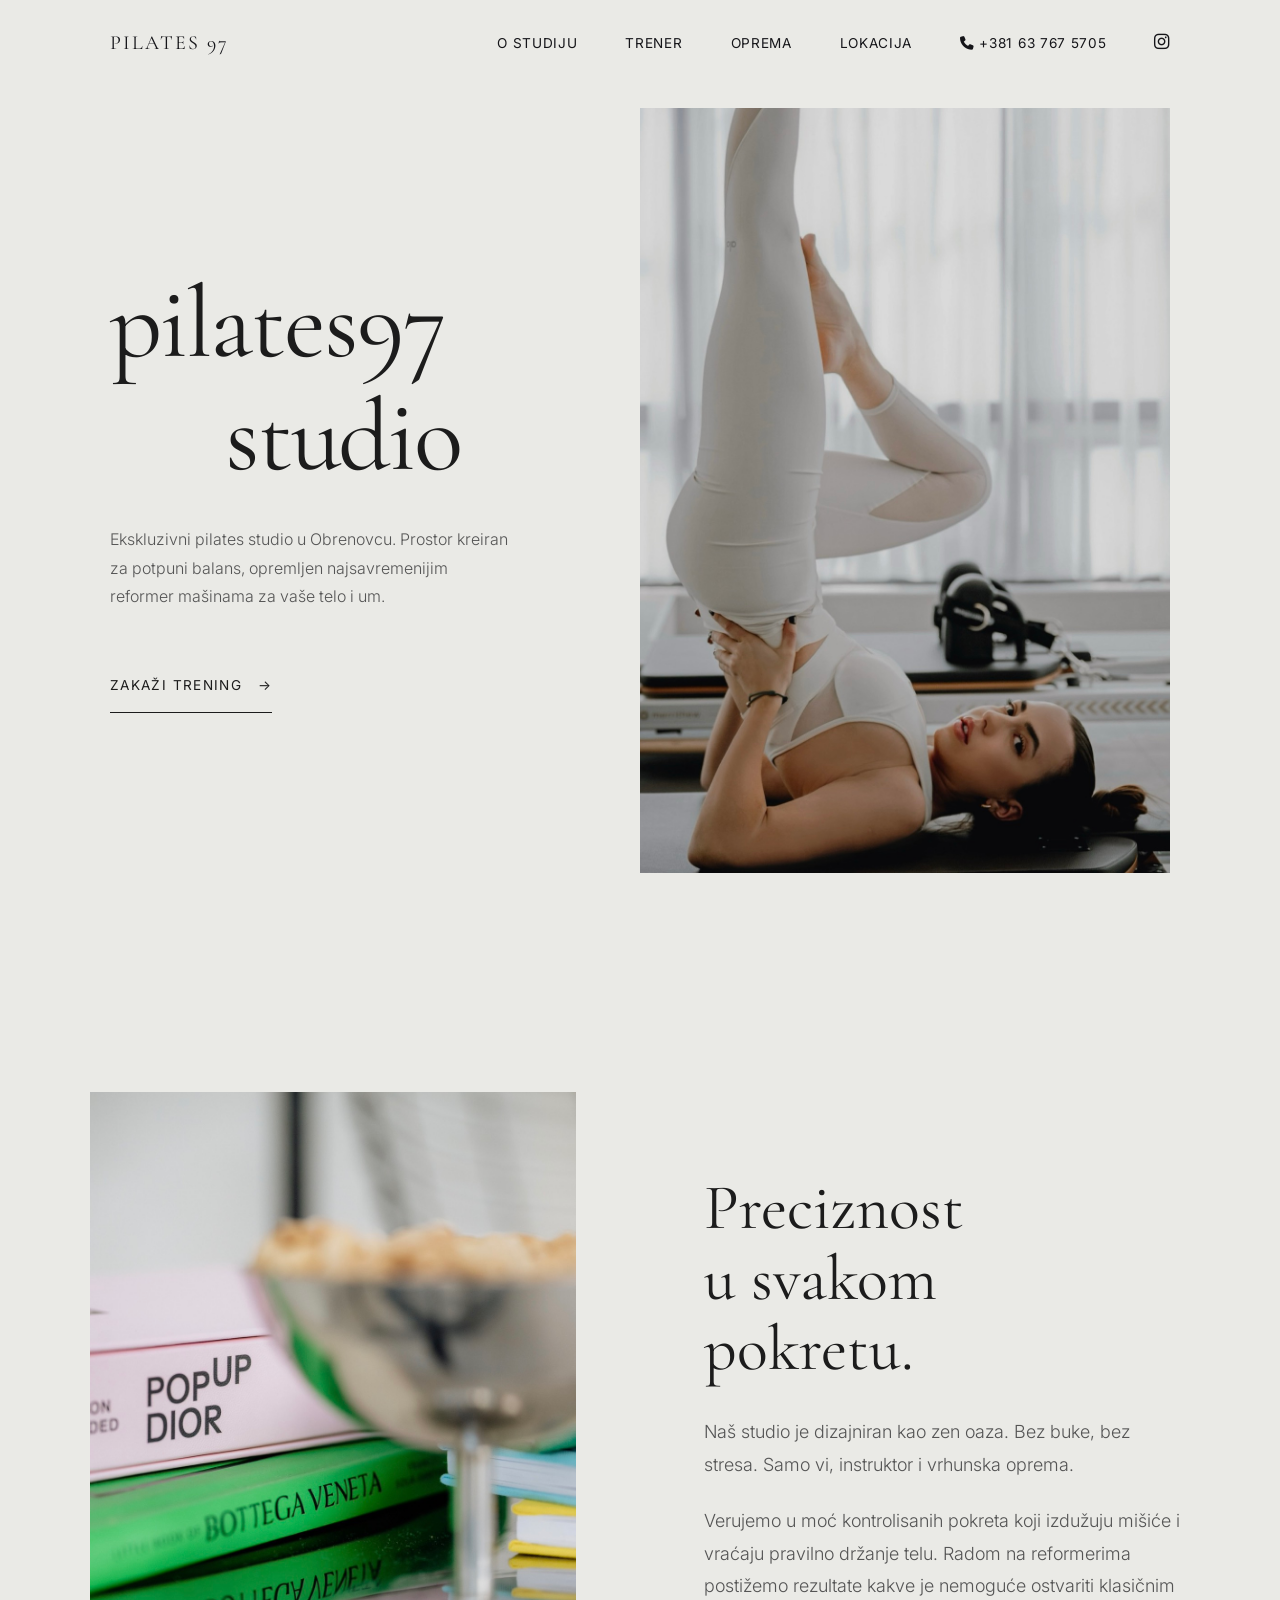
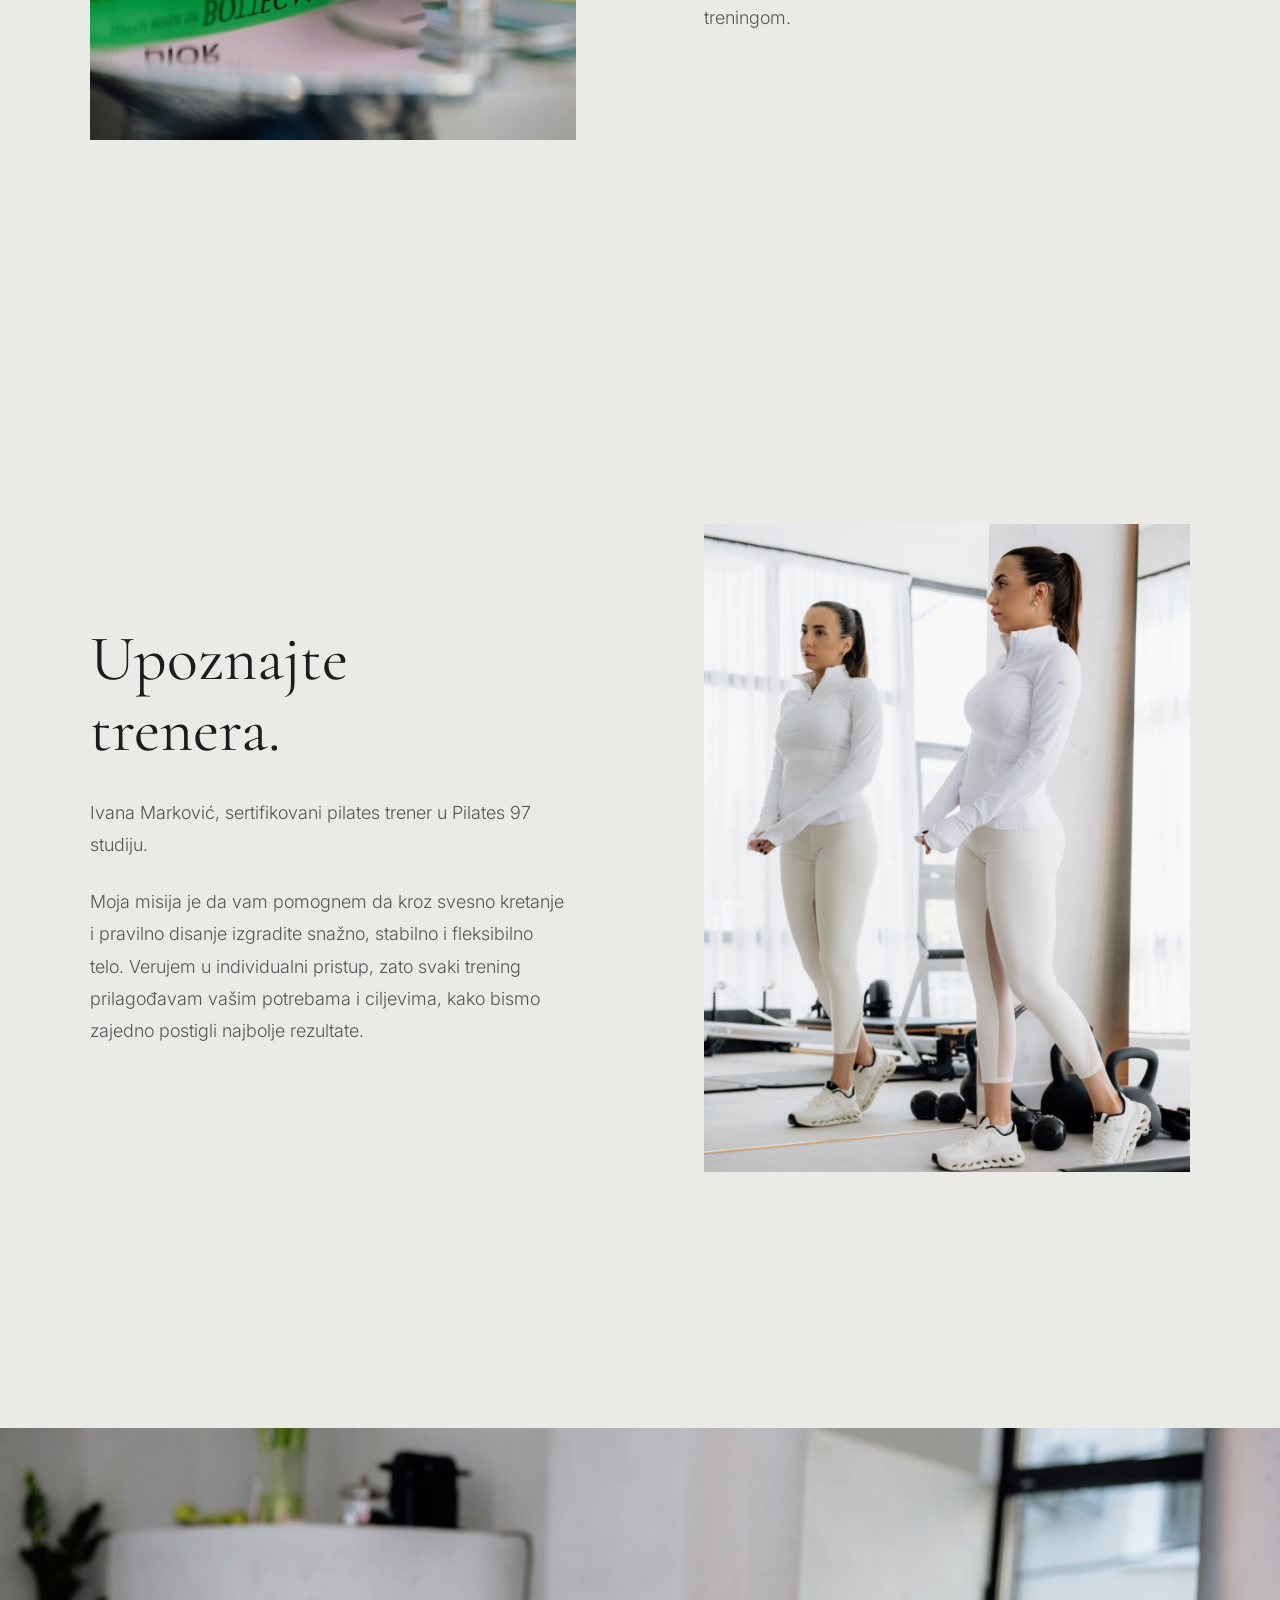
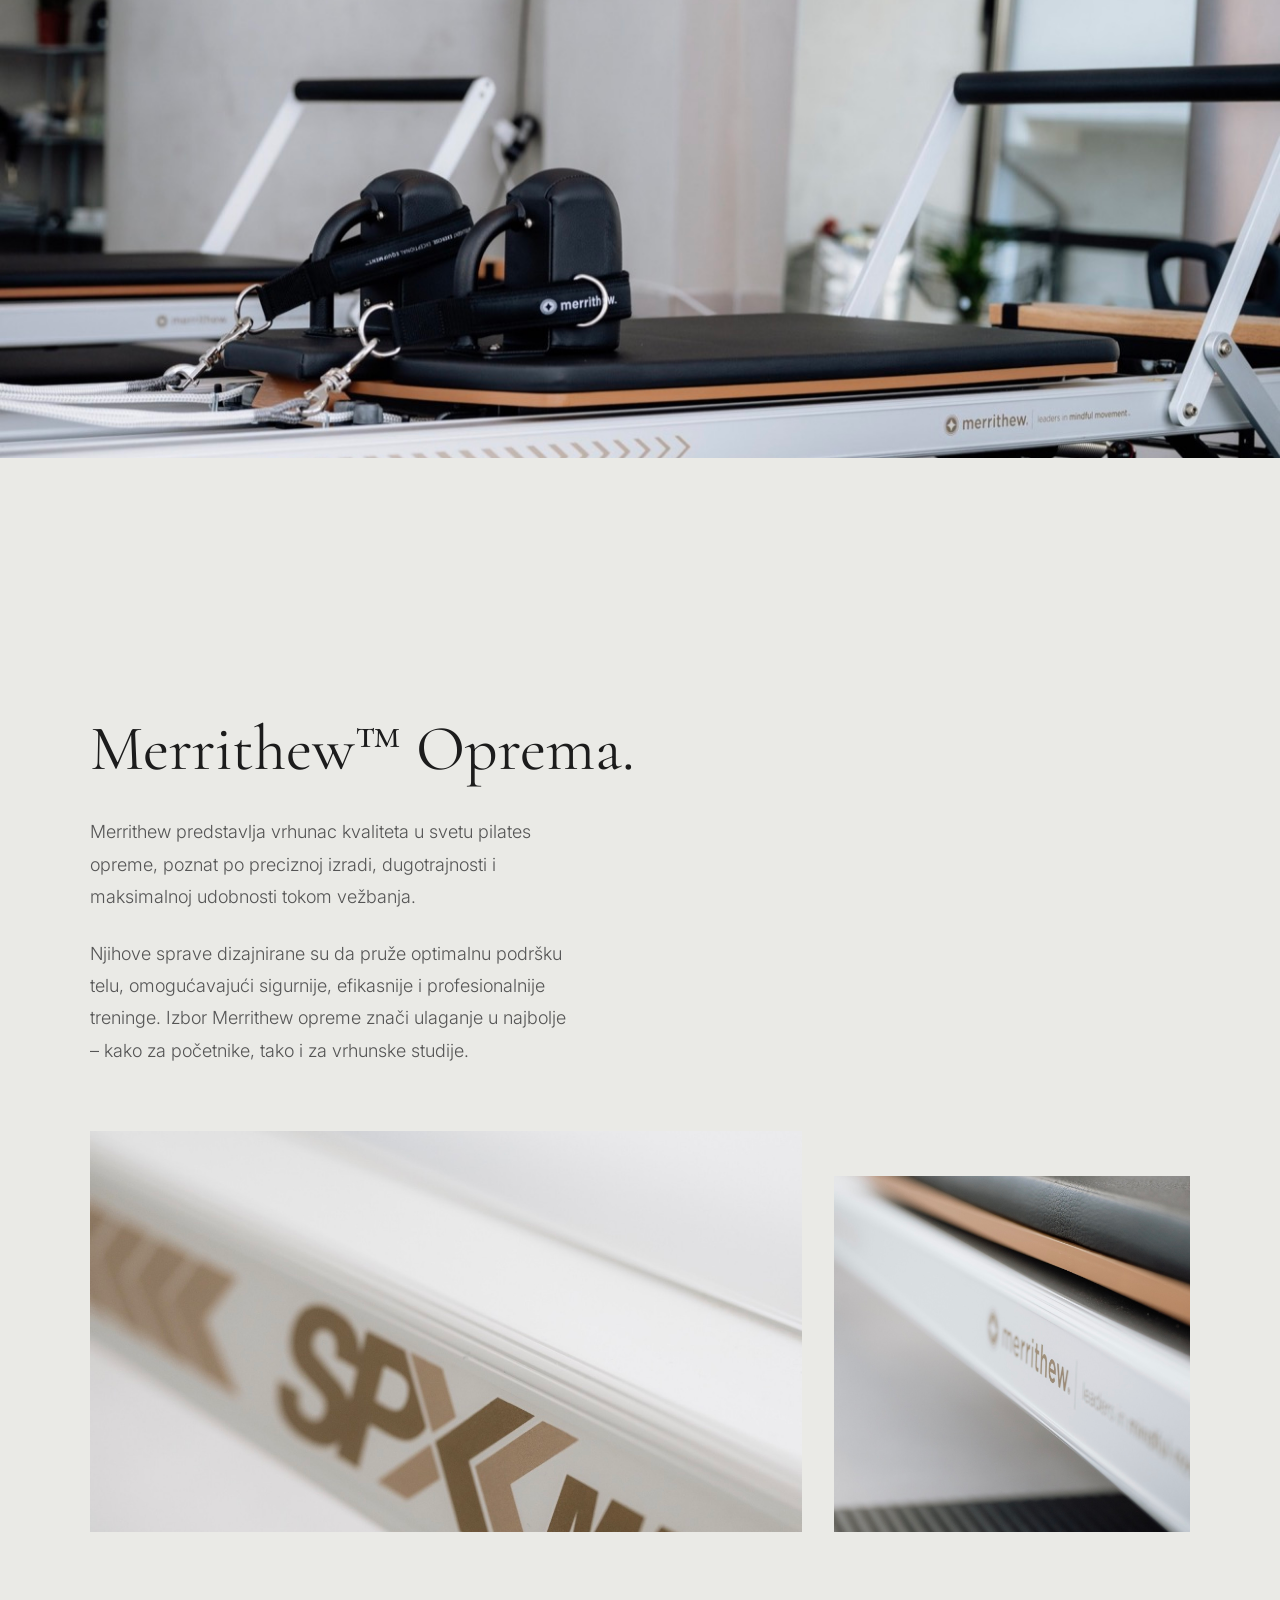
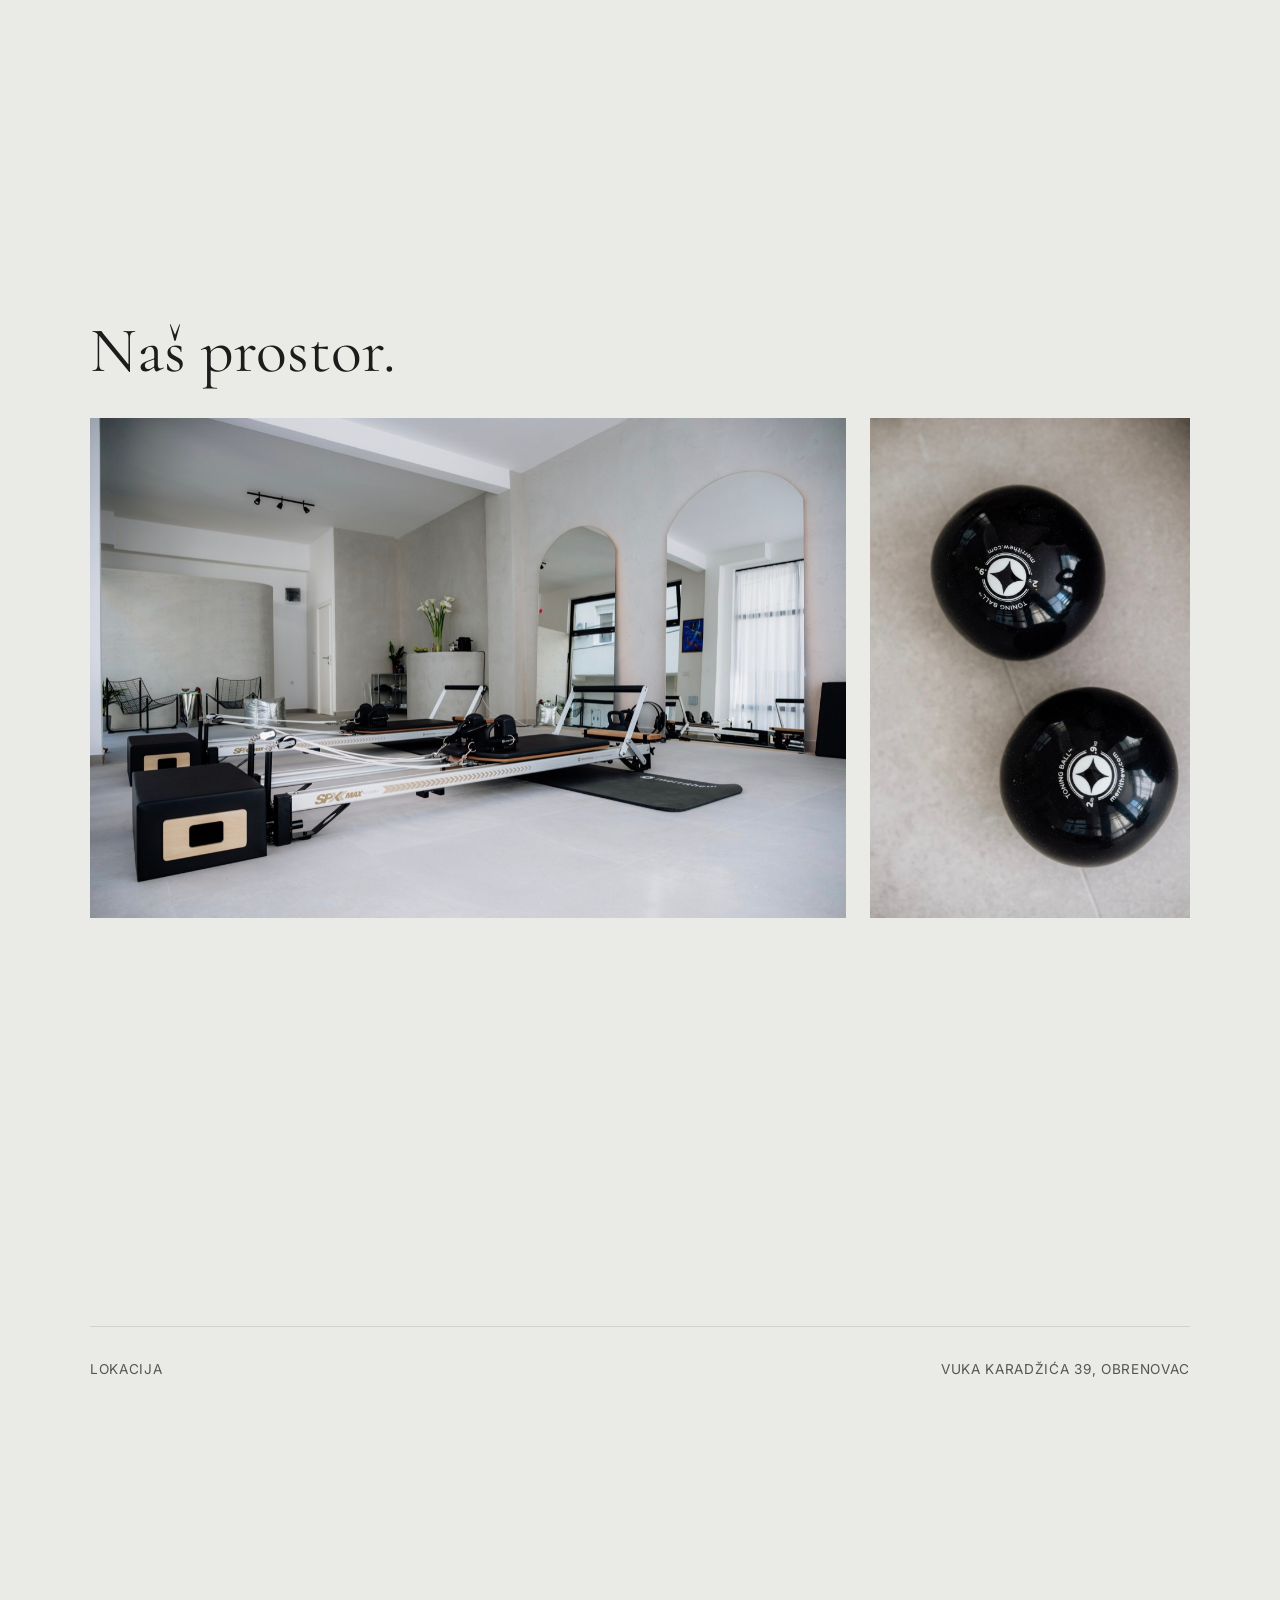
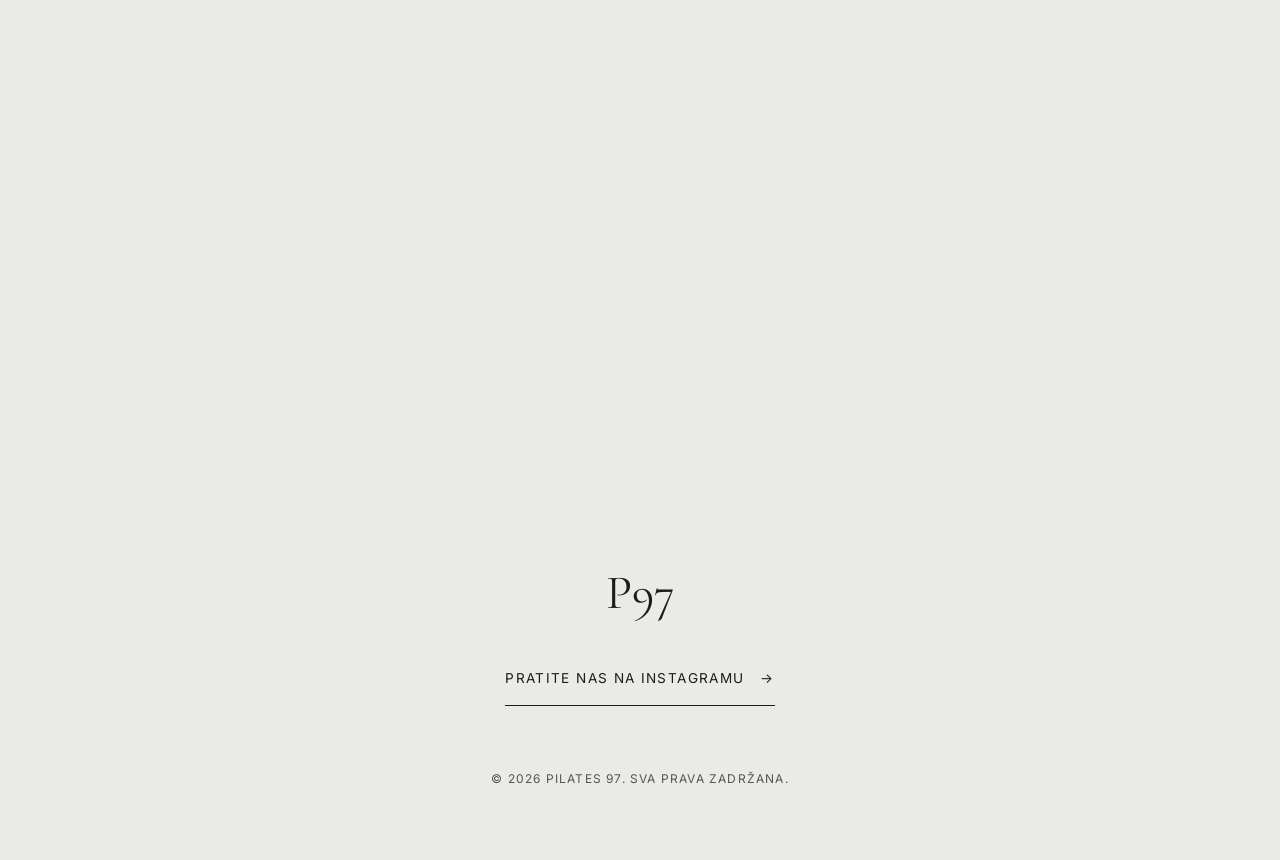
<file: index.html>
<!DOCTYPE html>
<html lang="sr">

<head>
    <meta charset="UTF-8">
    <meta name="viewport" content="width=device-width, initial-scale=1.0">
    <title>Pilates 97 | Obrenovac</title>
    <meta name="description" content="Pilates 97. Ekskluzivni studio u Obrenovcu.">
    <!-- Open Graph / Social Media -->
    <meta property="og:title" content="Pilates 97 | Obrenovac">
    <meta property="og:description" content="Ekskluzivni pilates studio u Obrenovcu. Vrhunska Merrithew™ oprema i individualni pristup.">
    <meta property="og:image" content="slike/21.jpg">
    <meta property="og:type" content="website">
    <meta name="twitter:card" content="summary_large_image">
    <link rel="stylesheet" href="index.css">
    <!-- FontAwesome -->
    <link rel="stylesheet" href="https://cdnjs.cloudflare.com/ajax/libs/font-awesome/6.4.0/css/all.min.css">
</head>

<body>

    <!-- Minimal Header -->
    <header id="header">
        <nav class="container">
            <div class="logo serif">Pilates 97</div>
            <button class="mobile-menu-btn" id="mobileMenuBtn" aria-label="Meni">
                <i class="fa-solid fa-bars"></i>
            </button>
            <div class="nav-links" id="navLinks">
                <a href="#o-studiju">O studiju</a>
                <a href="#trener">Trener</a>
                <a href="#oprema">Oprema</a>
                <a href="#lokacija">Lokacija</a>
                <a href="tel:+381637675705" aria-label="Telefon"><i class="fa-solid fa-phone"></i> +381 63 767 5705</a>
                <a href="https://www.instagram.com/p97studio/" target="_blank" aria-label="Instagram"><i
                        class="fa-brands fa-instagram" style="font-size:1.1rem;"></i></a>
            </div>
        </nav>
    </header>

    <!-- Aesthetic Hero -->
    <section class="container hero">
        <div class="hero-text reveal">
            <h1 class="title-display">pilates97<br><span class="title-studio">studio</span></h1>
            <p class="subtitle">Ekskluzivni pilates studio u Obrenovcu. Prostor kreiran za potpuni balans, opremljen najsavremenijim reformer mašinama za vaše telo i um.</p>
            <a href="https://www.instagram.com/p97studio/" target="_blank" class="btn-elegant">Zakaži Trening
                <span>&rarr;</span></a>
        </div>
        <div class="hero-image-wrapper reveal" style="transition-delay: 0.2s;">
            <img src="slike/21.jpg" alt="Svetli studio sa zavesama">
        </div>
    </section>

    <!-- Content Section 1 -->
    <section class="container section-padding" id="o-studiju">
        <div class="grid-2">
            <div class="image-block reveal">
                <img src="slike/13.jpg" alt="Dark aesthetic reformer" loading="lazy">
            </div>
            <div class="text-block reveal">
                <h2>Preciznost <br> u svakom <br> pokretu.</h2>
                <p>Naš studio je dizajniran kao zen oaza. Bez buke, bez stresa. Samo vi, instruktor i vrhunska oprema.</p>
                <p>Verujemo u moć kontrolisanih pokreta koji izdužuju mišiće i vraćaju pravilno držanje telu. Radom na reformerima postižemo rezultate kakve je nemoguće ostvariti klasičnim treningom.</p>
            </div>
        </div>
    </section>

    <!-- Trener Section -->
    <section class="container section-padding" id="trener">
        <div class="grid-2">
            <div class="text-block reveal">
                <h2>Upoznajte <br> trenera.</h2>
                <p>Ivana Marković, sertifikovani pilates trener u Pilates 97 studiju.</p>
                <p>Moja misija je da vam pomognem da kroz svesno kretanje i pravilno disanje izgradite snažno, stabilno i fleksibilno telo. Verujem u individualni pristup, zato svaki trening prilagođavam vašim potrebama i ciljevima, kako bismo zajedno postigli najbolje rezultate.</p>
            </div>
            <div class="image-block reveal">
                <img src="slike/22.jpg" alt="Trener Ivana Markovic" loading="lazy">
            </div>
        </div>
    </section>

    <!-- Full Image Break -->
    <div class="image-break reveal">
        <img src="slike/5.jpg" alt="Pogled ka napolje Pilates" loading="lazy">
    </div>

    <!-- Content Section 2 (Grid) -->
    <section class="container section-padding" id="oprema">
        <div class="text-block reveal oprema-text">
            <h2><span class="serif">Merrithew™</span> Oprema.</h2>
            <p>Merrithew predstavlja vrhunac kvaliteta u svetu pilates opreme, poznat po preciznoj izradi, dugotrajnosti i maksimalnoj udobnosti tokom vežbanja.</p>
            <p>Njihove sprave dizajnirane su da pruže optimalnu podršku telu, omogućavajući sigurnije, efikasnije i profesionalnije treninge. Izbor Merrithew opreme znači ulaganje u najbolje – kako za početnike, tako i za vrhunske studije.</p>
        </div>
        <div class="aesthetic-grid reveal">
            <div class="large-img">
                <img src="slike/14.jpg" alt="Detalj opreme" loading="lazy">
            </div>
            <div class="small-img">
                <img src="slike/15.jpg" alt="Detalj opreme 2" loading="lazy">
            </div>
        </div>
    </section>

    <!-- Galerija Section -->
    <section class="container section-padding" id="galerija">
        <div class="text-block reveal" style="margin-bottom: 2rem;">
            <h2>Naš prostor.</h2>
        </div>
        <div class="gallery-scroll reveal">
            <img src="slike/7.jpg" alt="Galerija slika" loading="lazy">
            <img src="slike/4.jpg" alt="Galerija slika" loading="lazy">
            <img src="slike/6.jpg" alt="Galerija slika 2" loading="lazy">
            <img src="slike/3.jpg" alt="Galerija slika 3" loading="lazy">
            <img src="slike/8.jpg" alt="Galerija slika 4" loading="lazy">
            <img src="slike/9.jpg" alt="Galerija slika 5" loading="lazy">
            <img src="slike/16.jpg" alt="Galerija slika 6" loading="lazy">
            <img src="slike/11.jpg" alt="Galerija slika 7" loading="lazy">
            <img src="slike/12.jpg" alt="Galerija slika 8" loading="lazy">
            <img src="slike/1.jpg" alt="Galerija slika 9" loading="lazy">
        </div>
    </section>

    <!-- Address / Map -->
    <section class="container section-padding" id="lokacija">
        <div class="address-bar reveal">
            <span>Lokacija</span>
            <span>Vuka Karadžića 39, Obrenovac</span>
        </div>
        <div class="map-container">
            <iframe
                src="https://maps.google.com/maps?q=Vuka%20Karad%C5%BEi%C4%87a%2039,%20Obrenovac&t=&z=15&ie=UTF8&iwloc=&output=embed"
                width="100%" height="100%" style="border:0;" allowfullscreen=""
                referrerpolicy="no-referrer-when-downgrade">
            </iframe>
        </div>
    </section>

    <!-- Aesthetic Footer -->
    <footer class="container">
        <div class="footer-logo serif reveal">P97</div>
        <div class="footer-links reveal">
            <a href="https://www.instagram.com/p97studio/" target="_blank" class="btn-elegant">Pratite nas na
                Instagramu <span>&rarr;</span></a>
        </div>
        <div class="footer-bottom reveal">
            &copy; 2026 Pilates 97. Sva prava zadržana.
        </div>
        <div class="footer-credit reveal">
            Made by vpdigital
        </div>
    </footer>

    <script src="app.js"></script>
</body>

</html>
</file>
<file: index.css>
@import url('https://fonts.googleapis.com/css2?family=Cormorant+Garamond:ital,wght@0,300;0,400;0,500;0,600;1,400&family=Inter:wght@200;300;400;500&display=swap');

:root {
  --color-bg: #EAEAE6;
  /* Soft aesthetic concrete/beige */
  --color-surface: #F5F5F3;
  --color-text: #1C1C1C;
  --color-text-muted: #555555;
  --color-accent: #333333;

  --font-serif: 'Cormorant Garamond', serif;
  --font-sans: 'Inter', sans-serif;

  --spacing-xs: 1rem;
  --spacing-sm: 2rem;
  --spacing-md: 4rem;
  --spacing-lg: 8rem;
  --spacing-xl: 12rem;

  --transition-smooth: all 0.6s cubic-bezier(0.16, 1, 0.3, 1);
}

* {
  margin: 0;
  padding: 0;
  box-sizing: border-box;
}

html {
  scroll-behavior: smooth;
  font-size: 16px;
  background-color: var(--color-bg);
}

body {
  font-family: var(--font-sans);
  color: var(--color-text);
  line-height: 1.5;
  margin: 0;
  padding: 0;
  overflow-x: hidden;
  -webkit-font-smoothing: antialiased;
  -moz-osx-font-smoothing: grayscale;
}

h1,
h2,
h3,
h4,
.serif {
  font-family: var(--font-serif);
  font-weight: 400;
  line-height: 1.1;
}

a {
  text-decoration: none;
  color: inherit;
}

ul {
  list-style: none;
}

img {
  width: 100%;
  height: 100%;
  object-fit: cover;
  display: block;
}

/* Layout */
section,
.container {
  width: 100%;
  max-width: 1100px;
  margin: 0 auto;
  padding-left: 20px;
  padding-right: 20px;
}

/* Header */
header {
  position: fixed;
  top: 0;
  left: 0;
  width: 100%;
  padding: 2rem 0;
  z-index: 100;
  mix-blend-mode: difference;
  color: white;
  pointer-events: none;
  /* Let clicks pass through if needed, except on links */
    transition: var(--transition-smooth);
}

header.scrolled {
  background-color: rgba(234, 234, 230, 0.95);
  backdrop-filter: blur(10px);
  padding: 1rem 0;
  mix-blend-mode: normal;
  color: var(--color-text);
  box-shadow: 0 2px 20px rgba(0, 0, 0, 0.05);
  pointer-events: auto;
}

nav {
  display: flex;
  justify-content: space-between;
  align-items: center;
  pointer-events: auto;
}

.logo {
  font-size: 1.25rem;
  font-weight: 400;
  letter-spacing: 0.1em;
  text-transform: uppercase;
}

.nav-links {
  display: flex;
  gap: 3rem;
}

.nav-links a {
  font-size: 0.85rem;
  letter-spacing: 0.05em;
  text-transform: uppercase;
  position: relative;
}

.nav-links a::after {
  content: '';
  position: absolute;
  bottom: -4px;
  left: 0;
  width: 0%;
  height: 1px;
  background-color: currentColor;
  transition: var(--transition-smooth);
}

.nav-links a:hover::after {
  width: 100%;
}

.mobile-menu-btn {
  display: none;
  background: none;
  border: none;
  color: inherit;
  font-size: 1.5rem;
  cursor: pointer;
  z-index: 105;
}

/* Hero Section */
.hero {
  min-height: 100vh;
  display: grid;
  grid-template-columns: 1fr 1fr;
  align-items: center;
  padding-top: 5rem;
}

.hero-text {
  padding-right: 4rem;
  z-index: 10;
}

.title-display {
  font-size: clamp(4rem, 8vw, 8rem);
  letter-spacing: -0.02em;
  margin-bottom: 2rem;
  width: 100%;
}

.title-line {
  display: block;
}

.title-studio {
  display: block;
  text-align: center;
}

.subtitle {
  font-family: var(--font-sans);
  font-size: 1rem;
  font-weight: 300;
  color: var(--color-text-muted);
  max-width: 400px;
  margin-bottom: 3rem;
  line-height: 1.8;
}

.hero-image-wrapper {
  position: relative;
  height: 85vh;
  width: 100%;
  overflow: hidden;
}

.hero-image-wrapper img {
  object-position: center;
  /* transform: scale(1.35); */
  /* transform-origin: center 20%; */
}

/* Studio Info (Two Col) */
.section-padding {
  padding: var(--spacing-xl) 0;
}

.grid-2 {
  display: grid;
  grid-template-columns: 1fr 1fr;
  gap: var(--spacing-lg);
  align-items: center;
}

.text-block h2 {
  font-size: clamp(3rem, 5vw, 4.5rem);
  margin-bottom: 2rem;
}

.text-block p {
  font-size: 1.125rem;
  font-weight: 300;
  color: var(--color-text-muted);
  margin-bottom: 1.5rem;
  max-width: 480px;
  line-height: 1.8;
}

.image-block {
  aspect-ratio: 3/4;
  overflow: hidden;
  position: relative;
}

/* Full Width Image Break */
.image-break {
  width: 100%;
  height: 70vh;
  margin: var(--spacing-md) 0;
  overflow: hidden;
}

/* Minimal Grid for Details/Coffee */
.aesthetic-grid {
  display: grid;
  grid-template-columns: 2fr 1fr;
  gap: 2rem;
  align-items: end;
}

.aesthetic-grid .small-img {
  aspect-ratio: 1/1;
  overflow: hidden;
}

.aesthetic-grid .large-img {
  aspect-ratio: 16/9;
  overflow: hidden;
}

.oprema-text {
  margin-bottom: 4rem;
}

/* Button Aesthetic */
.btn-elegant {
  display: inline-flex;
  align-items: center;
  gap: 1rem;
  padding: 1rem 0;
  font-size: 0.85rem;
  text-transform: uppercase;
  letter-spacing: 0.1em;
  color: var(--color-text);
  border-bottom: 1px solid var(--color-text);
  transition: var(--transition-smooth);
}

.btn-elegant:hover {
  gap: 1.5rem;
  color: var(--color-text-muted);
  border-bottom-color: var(--color-text-muted);
}

/* Map Section minimalist */
.map-container {
  width: 100%;
  height: 500px;
  filter: grayscale(100%) opacity(0.8);
  transition: var(--transition-smooth);
}

.map-container:hover {
  filter: grayscale(0%) opacity(1);
}

@media (max-width: 768px) {
  .map-container {
    filter: grayscale(0%) opacity(1);
  }
}

.address-bar {
  display: flex;
  justify-content: space-between;
  padding: 2rem 0;
  border-top: 1px solid rgba(0, 0, 0, 0.1);
  font-size: 0.85rem;
  letter-spacing: 0.05em;
  text-transform: uppercase;
  color: var(--color-text-muted);
}

/* Footer */
footer {
  padding: var(--spacing-md) 0 2rem;
  text-align: center;
}

.footer-logo {
  font-size: 3rem;
  margin-bottom: 2rem;
}

.footer-links {
  display: flex;
  justify-content: center;
  gap: 2rem;
  margin-bottom: 4rem;
}

.footer-bottom {
  font-size: 0.75rem;
  color: var(--color-text-muted);
  text-transform: uppercase;
  letter-spacing: 0.1em;
}

.footer-credit {
  margin-top: 1.5rem;
  font-size: 0.7rem;
  color: var(--color-text-muted);
  letter-spacing: 0.05em;
  opacity: 0.6;
}

.footer-credit a {
  color: var(--color-text-muted);
  text-decoration: underline;
  text-underline-offset: 2px;
  transition: opacity 0.3s ease;
}

.footer-credit a:hover {
  opacity: 1;
  color: var(--color-text);
}

/* Animations */
.reveal {
  opacity: 0;
  transform: translateY(30px);
  transition: opacity 1s ease, transform 1s cubic-bezier(0.16, 1, 0.3, 1);
}

.reveal.active {
  opacity: 1;
  transform: translateY(0);
}

/* Gallery Section */
.gallery-scroll {
  display: flex;
  overflow-x: auto;
  gap: 1.5rem;
  padding-bottom: 1.5rem;
  scrollbar-width: thin;
  scrollbar-color: var(--color-text-muted) var(--color-surface);
  -webkit-overflow-scrolling: touch;
}

.gallery-scroll::-webkit-scrollbar {
  height: 6px;
}

.gallery-scroll::-webkit-scrollbar-track {
  background: rgba(0, 0, 0, 0.05);
  border-radius: 4px;
}

.gallery-scroll::-webkit-scrollbar-thumb {
  background-color: var(--color-text-muted);
  border-radius: 4px;
}

.gallery-scroll img {
  height: 500px;
  width: auto;
  object-fit: cover;
  flex-shrink: 0;
}

/* Responsive */
@media (max-width: 900px) {
  .hero {
    grid-template-columns: 1fr;
    padding-top: 8rem;
    gap: 3rem;
    align-items: start;
    min-height: auto;
  }

  .title-display {
    font-size: clamp(2.5rem, 10vw, 4.5rem);
    margin-top: 2rem;
    text-align: center;
  }

  .hero-text {
    padding-right: 0;
    padding-top: 2rem;
    display: flex;
    flex-direction: column;
    align-items: center;
    text-align: center;
  }

  .hero-image-wrapper {
    height: 60vh;
  }

  .container {
    padding: 0 2rem;
  }

  .grid-2,
  .aesthetic-grid {
    grid-template-columns: 1fr;
    gap: 4rem;
  }

  .image-block {
    order: -1;
    /* Image above text on mobile */
  }

  .section-padding {
    padding: 5rem 0;
  }

  .text-block {
    text-align: center;
    display: flex;
    flex-direction: column;
    align-items: center;
  }

  .text-block h2 {
    font-size: clamp(2.2rem, 8vw, 3rem);
    text-align: center;
  }

  /* Prevent forced breaks in headers from making them too tall on mobile */
  h2 br {
    display: none;
  }

  .text-block p {
    font-size: 1.05rem;
    line-height: 1.8;
    color: var(--color-text);
    max-width: none;
    margin-bottom: 2rem;
    letter-spacing: 0.01em;
    padding: 0 5%;
  }

  .subtitle {
    font-size: 1.05rem;
    line-height: 1.8;
    max-width: none;
    margin-bottom: 2.5rem;
    padding: 0 10%;
  }

  .address-bar {
    flex-direction: column;
    gap: 0.5rem;
    align-items: center;
    text-align: center;
  }

  .oprema-text {
    margin-bottom: 2rem;
  }

  header {
    mix-blend-mode: normal;
    color: var(--color-text);
    padding: 1rem 0;
    background-color: var(--color-bg);
  }

  nav {
    justify-content: space-between;
  }

  .mobile-menu-btn {
    display: block;
  }

  .nav-links {
    position: fixed;
    top: 0;
    right: -100%;
    height: 100vh;
    width: 250px;
    background-color: var(--color-bg);
    display: flex;
    flex-direction: column;
    align-items: flex-start;
    padding: 6rem 2rem 2rem;
    gap: 2rem;
    transition: right 0.4s ease;
    z-index: 100;
  }

  .nav-links.active {
    right: 0;
    box-shadow: -5px 0 15px rgba(0, 0, 0, 0.1);
  }

  .nav-links a {
    font-size: 0.75rem;
  }

  .gallery-scroll img {
    height: 350px;
  }
}

/* Mobile specific fixes (<= 768px) */
@media (max-width: 768px) {
  h1,
  h2,
  h3 {
    line-height: 1.2;
  }

  .grid,
  .grid-2,
  .aesthetic-grid {
    grid-template-columns: 1fr;
  }

  /* Ensure buttons and cards don't overflow */
  .btn-elegant,
  .image-block,
  .map-container {
    max-width: 100%;
    height: auto;
  }

  .hero-image-wrapper {
    height: 65vh;
  }
}
</file>
